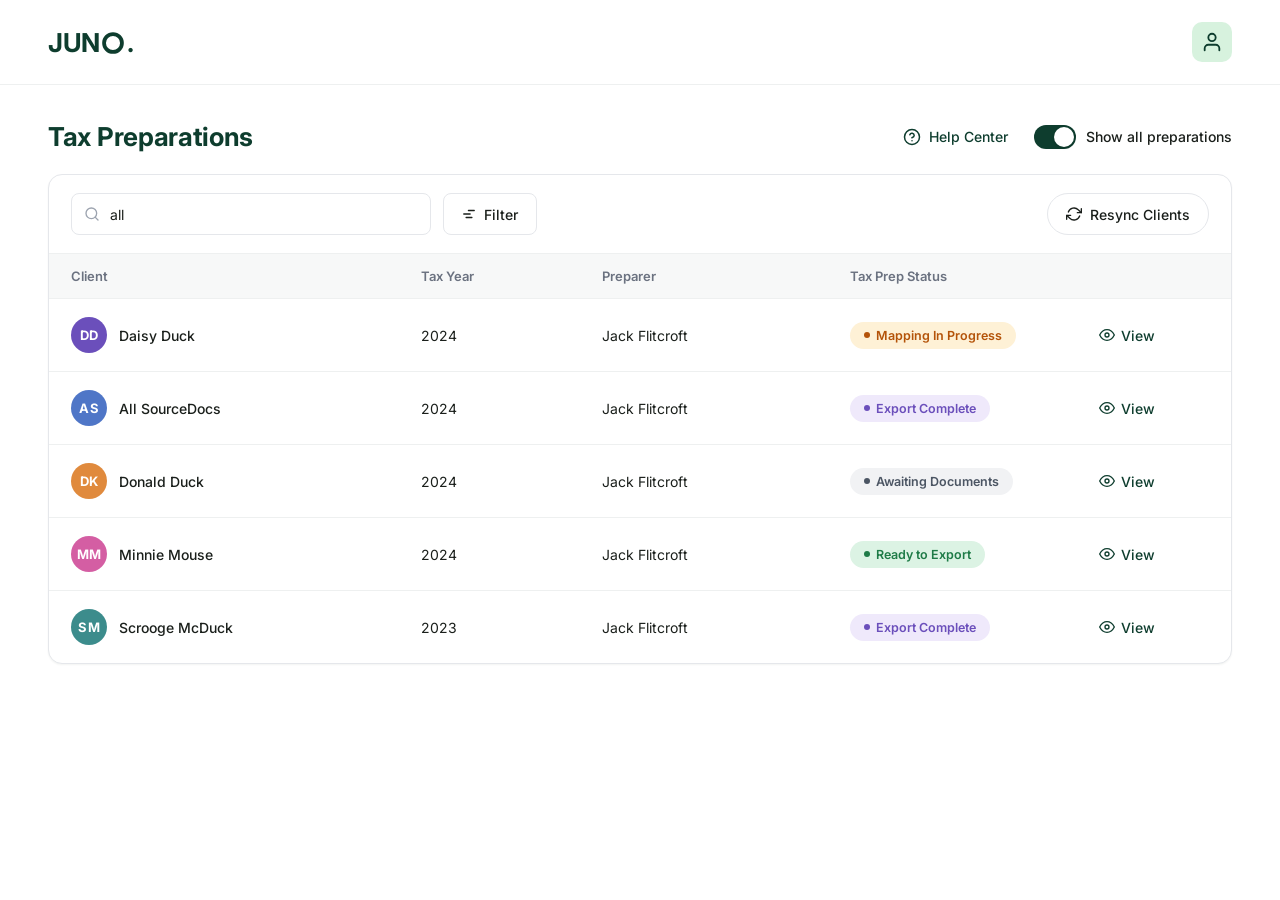
<file: index.html>
<!DOCTYPE html>
<html lang="en">
<head>
  <meta charset="UTF-8" />
  <meta name="viewport" content="width=device-width, initial-scale=1.0" />
  <meta name="color-scheme" content="light only" />
  <meta name="theme-color" content="#FFFFFF" />
  <title>Juno — Tax Preparations</title>
  <link rel="icon" type="image/svg+xml" href="data:image/svg+xml,%3Csvg%20xmlns='http://www.w3.org/2000/svg'%20viewBox='0%200%2032%2032'%3E%3Crect%20width='32'%20height='32'%20rx='6'%20fill='%230E3D2E'/%3E%3Ccircle%20cx='16'%20cy='16'%20r='9'%20fill='none'%20stroke='%23FFFFFF'%20stroke-width='4'/%3E%3C/svg%3E" />
  <link rel="preconnect" href="https://fonts.googleapis.com" />
  <link rel="preconnect" href="https://fonts.gstatic.com" crossorigin />
  <link href="https://fonts.googleapis.com/css2?family=Inter:wght@400;500;600;700&display=swap" rel="stylesheet" />
  <style>
    :root {
      --juno-dark: #0E3D2E;
      --juno-dark-2: #0A3225;
      --juno-mint: #D7F2DE;
      --juno-mint-2: #E8F7EC;
      --green-dot: #2BB35C;
      --purple: #6B4FBB;
      --bg: #FFFFFF;
      --bg-soft: #F7F8F8;
      --row-hover: #FAFBFA;
      --text: #1A1F1B;
      --text-muted: #6B7280;
      --text-faint: #9CA3AF;
      --border: #E5E7EB;
      --border-soft: #EEF0F0;
      --shadow-sm: 0 1px 2px rgba(15, 30, 22, 0.05);
      --shadow-md: 0 8px 24px rgba(15, 30, 22, 0.08);
      --radius: 14px;
    }
    * { box-sizing: border-box; }
    html { color-scheme: only light; }
    html, body {
      margin: 0;
      padding: 0;
      background: #FFFFFF;
      color: #1A1F1B;
      font-family: 'Inter', system-ui, -apple-system, 'Segoe UI', Roboto, sans-serif;
      -webkit-font-smoothing: antialiased;
      -moz-osx-font-smoothing: grayscale;
      min-height: 100vh;
    }
    a { color: inherit; text-decoration: none; }
    button { font-family: inherit; cursor: pointer; border: none; background: none; }

    .topbar {
      display: flex;
      align-items: center;
      justify-content: space-between;
      padding: 22px 48px;
      border-bottom: 1px solid var(--border-soft);
      background: #FFFFFF;
    }
    .logo-wrap {
      display: inline-flex;
      align-items: baseline;
      gap: 1px;
      font-weight: 700;
      font-size: 26px;
      letter-spacing: -0.5px;
      color: var(--juno-dark);
    }
    .logo-text { line-height: 1; }
    .logo-o {
      width: 22px;
      height: 22px;
      margin: 0 1px;
      transform: translateY(2px);
    }
    .logo-dot {
      color: var(--juno-dark);
      font-weight: 700;
      font-size: 26px;
      margin-left: 1px;
    }
    .user-avatar {
      width: 40px;
      height: 40px;
      border-radius: 10px;
      background: var(--juno-mint);
      display: flex;
      align-items: center;
      justify-content: center;
      transition: background 0.15s;
    }
    .user-avatar:hover { background: #C8EAD3; }

    .main {
      max-width: 1300px;
      margin: 0 auto;
      padding: 36px 48px 80px;
      background: #FFFFFF;
    }

    .help-link {
      display: inline-flex;
      align-items: center;
      gap: 8px;
      color: var(--juno-dark);
      font-weight: 500;
      font-size: 14px;
      text-decoration: none;
    }
    .help-link:hover { text-decoration: underline; }

    .list-header {
      display: flex;
      align-items: center;
      justify-content: space-between;
      margin-bottom: 22px;
      flex-wrap: wrap;
      gap: 16px;
    }
    .list-title {
      font-size: 26px;
      font-weight: 700;
      color: var(--juno-dark);
      margin: 0;
      letter-spacing: -0.3px;
    }
    .list-header-right {
      display: flex;
      align-items: center;
      gap: 26px;
    }

    .toggle-wrap {
      display: inline-flex;
      align-items: center;
      gap: 10px;
      cursor: pointer;
      user-select: none;
    }
    .toggle-wrap input {
      position: absolute;
      opacity: 0;
      pointer-events: none;
    }
    .toggle-track {
      width: 42px;
      height: 24px;
      background: #D1D5DB;
      border-radius: 999px;
      position: relative;
      transition: background 0.2s;
      flex-shrink: 0;
      display: inline-block;
    }
    .toggle-thumb {
      position: absolute;
      top: 2px;
      left: 2px;
      width: 20px;
      height: 20px;
      background: white;
      border-radius: 50%;
      transition: transform 0.2s;
      box-shadow: 0 1px 3px rgba(0, 0, 0, 0.15);
    }
    .toggle-wrap input:checked + .toggle-track { background: var(--juno-dark); }
    .toggle-wrap input:checked + .toggle-track .toggle-thumb { transform: translateX(18px); }
    .toggle-label {
      font-size: 14px;
      color: var(--text);
      font-weight: 500;
    }

    .list-card {
      border: 1px solid var(--border);
      border-radius: var(--radius);
      background: white;
      box-shadow: var(--shadow-sm);
      overflow: visible;
    }
    .list-toolbar {
      display: flex;
      align-items: center;
      gap: 12px;
      padding: 18px 22px;
      border-bottom: 1px solid var(--border-soft);
    }
    .search-input {
      position: relative;
      display: flex;
      align-items: center;
      flex: 0 0 360px;
      background: white;
      border: 1px solid var(--border);
      border-radius: 8px;
      padding: 0 12px;
      height: 42px;
      transition: border-color 0.15s, box-shadow 0.15s;
    }
    .search-input:focus-within {
      border-color: var(--juno-dark);
      box-shadow: 0 0 0 3px rgba(14, 61, 46, 0.08);
    }
    .search-input svg { margin-right: 8px; flex-shrink: 0; }
    .search-input input {
      border: none;
      outline: none;
      width: 100%;
      font-size: 14px;
      font-family: inherit;
      color: var(--text);
      background: transparent;
    }
    .filter-btn, .resync-btn {
      display: inline-flex;
      align-items: center;
      gap: 8px;
      background: white;
      border: 1px solid var(--border);
      border-radius: 8px;
      padding: 0 18px;
      height: 42px;
      font-size: 14px;
      font-weight: 500;
      color: var(--text);
      cursor: pointer;
      transition: background 0.15s, border-color 0.15s;
    }
    .filter-btn:hover, .resync-btn:hover {
      background: var(--bg-soft);
      border-color: #C7CDD2;
    }
    .resync-btn {
      margin-left: auto;
      border-radius: 999px;
    }

    .list-table-header {
      display: grid;
      grid-template-columns: 2fr 1fr 1.4fr 1.4fr 110px;
      gap: 12px;
      padding: 14px 22px;
      background: var(--bg-soft);
      font-size: 13px;
      font-weight: 600;
      color: var(--text-muted);
      border-bottom: 1px solid var(--border-soft);
    }
    .list-row {
      display: grid;
      grid-template-columns: 2fr 1fr 1.4fr 1.4fr 110px;
      gap: 12px;
      padding: 18px 22px;
      align-items: center;
      border-bottom: 1px solid var(--border-soft);
      text-decoration: none;
      color: var(--text);
      transition: background 0.12s;
      font-size: 14px;
    }
    .list-row:hover { background: var(--row-hover); }
    .list-row:last-child { border-bottom: none; }

    .client-cell {
      display: flex;
      align-items: center;
      gap: 12px;
      font-weight: 500;
      color: var(--text);
    }

    .avatar-circle {
      width: 44px;
      height: 44px;
      border-radius: 50%;
      color: white;
      font-weight: 700;
      font-size: 15px;
      display: flex;
      align-items: center;
      justify-content: center;
      letter-spacing: 0.5px;
      flex-shrink: 0;
    }
    .avatar-circle.small {
      width: 36px;
      height: 36px;
      font-size: 13px;
    }
    .purple-avatar { background: #6B4FBB; }
    .blue-avatar { background: #4F76C7; }
    .orange-avatar { background: #E08A3D; }
    .pink-avatar { background: #D45EA3; }
    .teal-avatar { background: #3C8C8C; }

    .status-pill {
      display: inline-flex;
      align-items: center;
      gap: 6px;
      padding: 6px 14px;
      border-radius: 999px;
      font-size: 12.5px;
      font-weight: 600;
    }
    .status-pill::before {
      content: "";
      width: 6px;
      height: 6px;
      border-radius: 50%;
      background: currentColor;
    }
    .status-pill.purple { background: #EFE9FB; color: #6B4FBB; }
    .status-pill.green { background: #DCF3E4; color: #1E7B47; }
    .status-pill.warning { background: #FEF1D6; color: #B45309; }
    .status-pill.gray { background: #F1F2F4; color: #4B5563; }

    .view-cell {
      display: inline-flex;
      align-items: center;
      gap: 6px;
      color: var(--juno-dark);
      font-weight: 500;
      font-size: 14px;
    }
    .list-row:hover .view-cell { text-decoration: underline; }

    @media (max-width: 880px) {
      .topbar { padding: 16px 22px; }
      .main { padding: 24px 22px 60px; }
      .list-toolbar { flex-wrap: wrap; }
      .search-input { flex: 1 1 100%; }
      .resync-btn { margin-left: 0; }
      .list-table-header { display: none; }
      .list-row {
        grid-template-columns: 1fr;
        gap: 8px;
        padding: 14px 16px;
      }
      .list-header-right { gap: 16px; }
    }
  </style>
</head>
<body style="background-color: #ffffff; color: #1a1f1b; margin: 0;">
  <header class="topbar">
    <div class="logo-wrap">
      <span class="logo-text">JUN</span>
      <svg class="logo-o" viewBox="0 0 32 32" aria-hidden="true">
        <circle cx="16" cy="16" r="13" fill="none" stroke="#0E3D2E" stroke-width="5.5"/>
      </svg>
      <span class="logo-dot">.</span>
    </div>
    <button class="user-avatar" aria-label="User profile">
      <svg viewBox="0 0 24 24" width="22" height="22" fill="none" stroke="#0E3D2E" stroke-width="2" stroke-linecap="round" stroke-linejoin="round">
        <path d="M20 21v-2a4 4 0 0 0-4-4H8a4 4 0 0 0-4 4v2"></path>
        <circle cx="12" cy="7" r="4"></circle>
      </svg>
    </button>
  </header>

  <main class="main">
    <div class="list-header">
      <h1 class="list-title">Tax Preparations</h1>
      <div class="list-header-right">
        <a href="#" class="help-link">
          <svg viewBox="0 0 24 24" width="18" height="18" fill="none" stroke="currentColor" stroke-width="2" stroke-linecap="round" stroke-linejoin="round">
            <circle cx="12" cy="12" r="10"></circle>
            <path d="M9.09 9a3 3 0 0 1 5.83 1c0 2-3 3-3 3"></path>
            <line x1="12" y1="17" x2="12.01" y2="17"></line>
          </svg>
          <span>Help Center</span>
        </a>
        <label class="toggle-wrap">
          <input type="checkbox" id="showAllToggle" checked />
          <span class="toggle-track">
            <span class="toggle-thumb"></span>
          </span>
          <span class="toggle-label">Show all preparations</span>
        </label>
      </div>
    </div>

    <section class="list-card">
      <div class="list-toolbar">
        <div class="search-input">
          <svg viewBox="0 0 24 24" width="16" height="16" fill="none" stroke="#9CA3AF" stroke-width="2" stroke-linecap="round" stroke-linejoin="round">
            <circle cx="11" cy="11" r="8"></circle>
            <line x1="21" y1="21" x2="16.65" y2="16.65"></line>
          </svg>
          <input type="text" value="all" placeholder="Search..." />
        </div>
        <button class="filter-btn" type="button">
          <svg viewBox="0 0 24 24" width="14" height="14" fill="none" stroke="currentColor" stroke-width="2.2" stroke-linecap="round" stroke-linejoin="round">
            <line x1="21" y1="6" x2="11" y2="6"></line>
            <line x1="14" y1="12" x2="3" y2="12"></line>
            <line x1="17" y1="18" x2="7" y2="18"></line>
          </svg>
          <span>Filter</span>
        </button>
        <button class="resync-btn" type="button">
          <svg viewBox="0 0 24 24" width="16" height="16" fill="none" stroke="currentColor" stroke-width="2" stroke-linecap="round" stroke-linejoin="round">
            <polyline points="23 4 23 10 17 10"></polyline>
            <polyline points="1 20 1 14 7 14"></polyline>
            <path d="M3.51 9a9 9 0 0 1 14.85-3.36L23 10M1 14l4.64 4.36A9 9 0 0 0 20.49 15"></path>
          </svg>
          <span>Resync Clients</span>
        </button>
      </div>

      <div class="list-table-header">
        <div>Client</div>
        <div>Tax Year</div>
        <div>Preparer</div>
        <div>Tax Prep Status</div>
        <div></div>
      </div>

      <div class="list-table-body">
        <a href="preparation.html" class="list-row">
          <div class="client-cell">
            <div class="avatar-circle small purple-avatar">DD</div>
            <span>Daisy Duck</span>
          </div>
          <div>2024</div>
          <div>Jack Flitcroft</div>
          <div><span class="status-pill warning">Mapping In Progress</span></div>
          <div class="view-cell">
            <svg viewBox="0 0 24 24" width="16" height="16" fill="none" stroke="currentColor" stroke-width="2" stroke-linecap="round" stroke-linejoin="round">
              <path d="M1 12s4-8 11-8 11 8 11 8-4 8-11 8-11-8-11-8z"></path>
              <circle cx="12" cy="12" r="3"></circle>
            </svg>
            <span>View</span>
          </div>
        </a>

        <a href="preparation.html" class="list-row">
          <div class="client-cell">
            <div class="avatar-circle small blue-avatar">AS</div>
            <span>All SourceDocs</span>
          </div>
          <div>2024</div>
          <div>Jack Flitcroft</div>
          <div><span class="status-pill purple">Export Complete</span></div>
          <div class="view-cell">
            <svg viewBox="0 0 24 24" width="16" height="16" fill="none" stroke="currentColor" stroke-width="2" stroke-linecap="round" stroke-linejoin="round">
              <path d="M1 12s4-8 11-8 11 8 11 8-4 8-11 8-11-8-11-8z"></path>
              <circle cx="12" cy="12" r="3"></circle>
            </svg>
            <span>View</span>
          </div>
        </a>

        <a href="preparation.html" class="list-row">
          <div class="client-cell">
            <div class="avatar-circle small orange-avatar">DK</div>
            <span>Donald Duck</span>
          </div>
          <div>2024</div>
          <div>Jack Flitcroft</div>
          <div><span class="status-pill gray">Awaiting Documents</span></div>
          <div class="view-cell">
            <svg viewBox="0 0 24 24" width="16" height="16" fill="none" stroke="currentColor" stroke-width="2" stroke-linecap="round" stroke-linejoin="round">
              <path d="M1 12s4-8 11-8 11 8 11 8-4 8-11 8-11-8-11-8z"></path>
              <circle cx="12" cy="12" r="3"></circle>
            </svg>
            <span>View</span>
          </div>
        </a>

        <a href="preparation.html" class="list-row">
          <div class="client-cell">
            <div class="avatar-circle small pink-avatar">MM</div>
            <span>Minnie Mouse</span>
          </div>
          <div>2024</div>
          <div>Jack Flitcroft</div>
          <div><span class="status-pill green">Ready to Export</span></div>
          <div class="view-cell">
            <svg viewBox="0 0 24 24" width="16" height="16" fill="none" stroke="currentColor" stroke-width="2" stroke-linecap="round" stroke-linejoin="round">
              <path d="M1 12s4-8 11-8 11 8 11 8-4 8-11 8-11-8-11-8z"></path>
              <circle cx="12" cy="12" r="3"></circle>
            </svg>
            <span>View</span>
          </div>
        </a>

        <a href="preparation.html" class="list-row">
          <div class="client-cell">
            <div class="avatar-circle small teal-avatar">SM</div>
            <span>Scrooge McDuck</span>
          </div>
          <div>2023</div>
          <div>Jack Flitcroft</div>
          <div><span class="status-pill purple">Export Complete</span></div>
          <div class="view-cell">
            <svg viewBox="0 0 24 24" width="16" height="16" fill="none" stroke="currentColor" stroke-width="2" stroke-linecap="round" stroke-linejoin="round">
              <path d="M1 12s4-8 11-8 11 8 11 8-4 8-11 8-11-8-11-8z"></path>
              <circle cx="12" cy="12" r="3"></circle>
            </svg>
            <span>View</span>
          </div>
        </a>
      </div>
    </section>
  </main>
  <script src="app.js"></script>
</body>
</html>
</file>
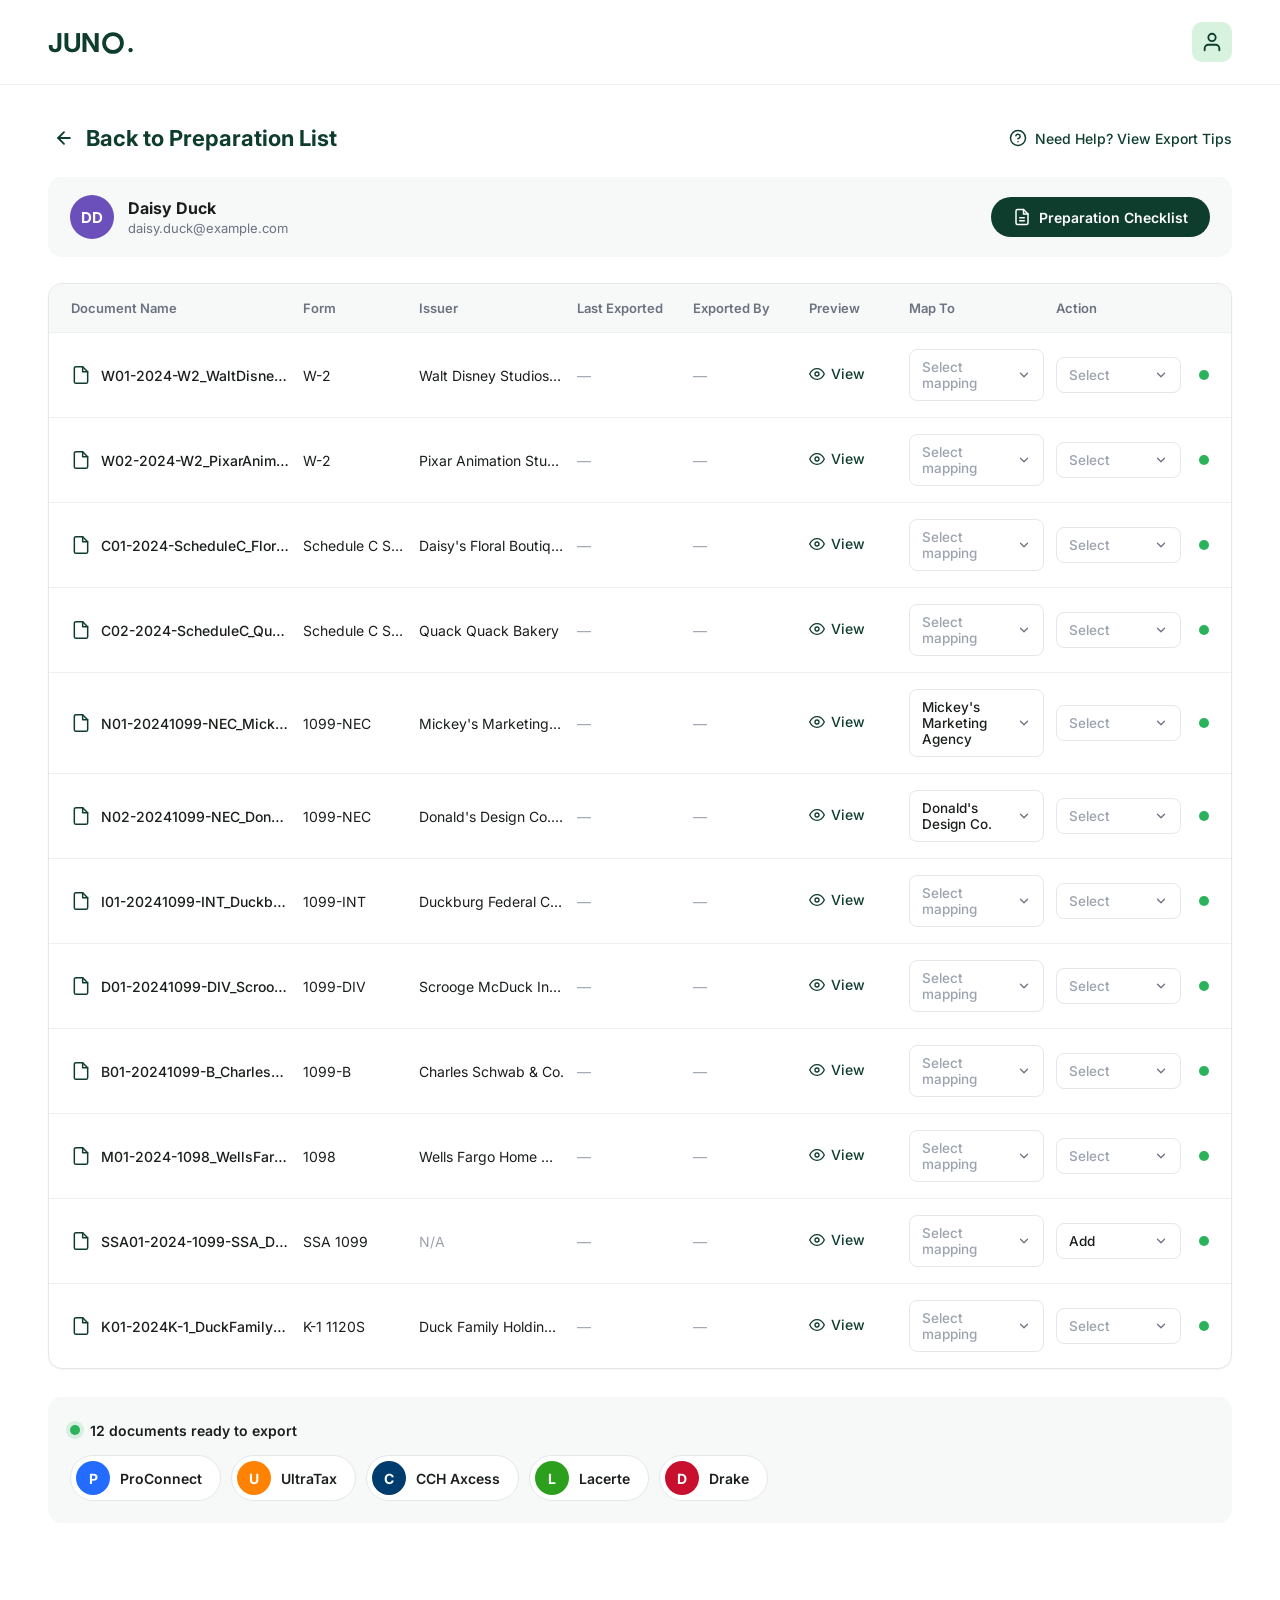
<file: preparation.html>
<!DOCTYPE html>
<html lang="en">
<head>
  <meta charset="UTF-8" />
  <meta name="viewport" content="width=device-width, initial-scale=1.0" />
  <meta name="color-scheme" content="light only" />
  <meta name="theme-color" content="#FFFFFF" />
  <title>Juno — Daisy Duck</title>
  <link rel="icon" type="image/svg+xml" href="data:image/svg+xml,%3Csvg%20xmlns='http://www.w3.org/2000/svg'%20viewBox='0%200%2032%2032'%3E%3Crect%20width='32'%20height='32'%20rx='6'%20fill='%230E3D2E'/%3E%3Ccircle%20cx='16'%20cy='16'%20r='9'%20fill='none'%20stroke='%23FFFFFF'%20stroke-width='4'/%3E%3C/svg%3E" />
  <link rel="preconnect" href="https://fonts.googleapis.com" />
  <link rel="preconnect" href="https://fonts.gstatic.com" crossorigin />
  <link href="https://fonts.googleapis.com/css2?family=Inter:wght@400;500;600;700&display=swap" rel="stylesheet" />
  <style>
    :root {
      --juno-dark: #0E3D2E;
      --juno-dark-2: #0A3225;
      --juno-mint: #D7F2DE;
      --juno-mint-2: #E8F7EC;
      --green-dot: #2BB35C;
      --purple: #6B4FBB;
      --bg: #FFFFFF;
      --bg-soft: #F7F8F8;
      --row-hover: #FAFBFA;
      --text: #1A1F1B;
      --text-muted: #6B7280;
      --text-faint: #9CA3AF;
      --border: #E5E7EB;
      --border-soft: #EEF0F0;
      --shadow-sm: 0 1px 2px rgba(15, 30, 22, 0.05);
      --shadow-md: 0 8px 24px rgba(15, 30, 22, 0.08);
      --shadow-lg: 0 24px 60px rgba(15, 30, 22, 0.25);
      --radius: 14px;
    }
    * { box-sizing: border-box; }
    html { color-scheme: only light; }
    html, body {
      margin: 0;
      padding: 0;
      background: #FFFFFF;
      color: #1A1F1B;
      font-family: 'Inter', system-ui, -apple-system, 'Segoe UI', Roboto, sans-serif;
      -webkit-font-smoothing: antialiased;
      -moz-osx-font-smoothing: grayscale;
      min-height: 100vh;
    }
    a { color: inherit; text-decoration: none; }
    button { font-family: inherit; cursor: pointer; border: none; background: none; }

    .topbar {
      display: flex;
      align-items: center;
      justify-content: space-between;
      padding: 22px 48px;
      border-bottom: 1px solid var(--border-soft);
      background: #FFFFFF;
    }
    .logo-wrap {
      display: inline-flex;
      align-items: baseline;
      gap: 1px;
      font-weight: 700;
      font-size: 26px;
      letter-spacing: -0.5px;
      color: var(--juno-dark);
    }
    .logo-text { line-height: 1; }
    .logo-o {
      width: 22px;
      height: 22px;
      margin: 0 1px;
      transform: translateY(2px);
    }
    .logo-dot {
      color: var(--juno-dark);
      font-weight: 700;
      font-size: 26px;
      margin-left: 1px;
    }
    .user-avatar {
      width: 40px;
      height: 40px;
      border-radius: 10px;
      background: var(--juno-mint);
      display: flex;
      align-items: center;
      justify-content: center;
      transition: background 0.15s;
    }
    .user-avatar:hover { background: #C8EAD3; }

    .main {
      max-width: 1300px;
      margin: 0 auto;
      padding: 36px 48px 80px;
      background: #FFFFFF;
    }

    .page-header {
      display: flex;
      align-items: center;
      justify-content: space-between;
      margin-bottom: 22px;
    }
    .back-btn {
      display: inline-flex;
      align-items: center;
      gap: 12px;
      color: var(--juno-dark);
      font-weight: 700;
      font-size: 22px;
      padding: 4px 6px;
      border-radius: 8px;
      transition: background 0.15s;
      text-decoration: none;
    }
    .back-btn:hover { background: var(--juno-mint-2); }

    .help-link {
      display: inline-flex;
      align-items: center;
      gap: 8px;
      color: var(--juno-dark);
      font-weight: 500;
      font-size: 14px;
      text-decoration: none;
    }
    .help-link:hover { text-decoration: underline; }

    .client-card {
      background: var(--bg-soft);
      border-radius: var(--radius);
      padding: 18px 22px;
      display: flex;
      align-items: center;
      justify-content: space-between;
      margin-bottom: 26px;
    }
    .client-info {
      display: flex;
      align-items: center;
      gap: 14px;
    }
    .avatar-circle {
      width: 44px;
      height: 44px;
      border-radius: 50%;
      background: var(--purple);
      color: white;
      font-weight: 700;
      font-size: 15px;
      display: flex;
      align-items: center;
      justify-content: center;
      letter-spacing: 0.5px;
      flex-shrink: 0;
    }
    .client-name {
      font-weight: 700;
      font-size: 16px;
      color: var(--text);
    }
    .client-email {
      font-size: 13px;
      color: var(--text-muted);
      margin-top: 2px;
    }
    .checklist-btn {
      display: inline-flex;
      align-items: center;
      gap: 8px;
      background: var(--juno-dark);
      color: white;
      border-radius: 999px;
      padding: 11px 22px;
      font-weight: 600;
      font-size: 14px;
      transition: background 0.15s;
    }
    .checklist-btn:hover { background: var(--juno-dark-2); }

    .table-card {
      border: 1px solid var(--border);
      border-radius: var(--radius);
      overflow: visible;
      background: white;
      box-shadow: var(--shadow-sm);
    }
    .table-header, .table-row {
      display: grid;
      grid-template-columns: minmax(220px, 1.5fr) 1fr 1.4fr 1fr 1fr 0.85fr 1.3fr 1.2fr 16px;
      align-items: center;
      gap: 12px;
      padding: 16px 22px;
    }
    .table-header {
      background: var(--bg-soft);
      border-bottom: 1px solid var(--border-soft);
      font-size: 13px;
      font-weight: 600;
      color: var(--text-muted);
      border-top-left-radius: var(--radius);
      border-top-right-radius: var(--radius);
    }
    .table-row {
      border-bottom: 1px solid var(--border-soft);
      font-size: 14px;
      color: var(--text);
      transition: background 0.12s;
    }
    .table-row:last-child { border-bottom: none; }
    .table-row:hover { background: var(--row-hover); }

    .doc-name {
      display: flex;
      align-items: center;
      gap: 10px;
      min-width: 0;
    }
    .doc-icon { flex-shrink: 0; color: var(--juno-dark); }
    .doc-name-text {
      overflow: hidden;
      text-overflow: ellipsis;
      white-space: nowrap;
      font-weight: 500;
    }
    .form-cell, .issuer-cell {
      color: var(--text);
      font-size: 14px;
      overflow: hidden;
      text-overflow: ellipsis;
      white-space: nowrap;
    }
    .dash { color: var(--text-faint); }

    .preview-link {
      display: inline-flex;
      align-items: center;
      gap: 6px;
      color: var(--juno-dark);
      font-weight: 500;
      font-size: 14px;
      text-decoration: none;
    }
    .preview-link:hover { text-decoration: underline; }

    .row-status {
      width: 10px;
      height: 10px;
      border-radius: 50%;
      background: var(--green-dot);
      justify-self: end;
    }

    .dropdown { position: relative; width: 100%; }
    .dropdown-toggle {
      width: 100%;
      display: flex;
      align-items: center;
      justify-content: space-between;
      gap: 6px;
      padding: 9px 12px;
      border: 1px solid var(--border);
      border-radius: 8px;
      background: white;
      font-size: 13.5px;
      color: var(--text);
      font-weight: 500;
      text-align: left;
      transition: border-color 0.15s, box-shadow 0.15s;
    }
    .dropdown-toggle:hover { border-color: #C7CDD2; }
    .dropdown.open .dropdown-toggle {
      border-color: var(--juno-dark);
      box-shadow: 0 0 0 3px rgba(14, 61, 46, 0.08);
    }
    .dropdown-toggle.placeholder { color: var(--text-faint); }
    .dropdown-toggle .caret {
      flex-shrink: 0;
      color: var(--text-muted);
      transition: transform 0.18s;
    }
    .dropdown.open .caret { transform: rotate(180deg); }
    .dropdown-menu {
      position: absolute;
      top: calc(100% + 4px);
      left: 0;
      right: 0;
      background: white;
      border: 1px solid var(--border);
      border-radius: 10px;
      box-shadow: var(--shadow-md);
      padding: 6px;
      z-index: 50;
      max-height: 260px;
      overflow-y: auto;
      display: none;
    }
    .dropdown.open .dropdown-menu { display: block; }
    .dropdown-item {
      padding: 9px 12px;
      border-radius: 6px;
      font-size: 13.5px;
      color: var(--text);
      cursor: pointer;
      transition: background 0.12s;
      display: flex;
      align-items: center;
      justify-content: space-between;
    }
    .dropdown-item:hover { background: var(--juno-mint-2); }
    .dropdown-item.selected {
      background: var(--juno-mint);
      color: var(--juno-dark);
      font-weight: 600;
    }
    .dropdown-item .check { color: var(--juno-dark); font-weight: 700; }
    .dropdown-item .desc {
      display: block;
      font-size: 11.5px;
      color: var(--text-muted);
      font-weight: 400;
      margin-top: 2px;
    }
    .dropdown-item-wrap { flex: 1; min-width: 0; }

    .export-section {
      margin-top: 28px;
      padding: 22px;
      background: var(--bg-soft);
      border-radius: var(--radius);
      display: flex;
      flex-direction: column;
      gap: 16px;
    }
    .ready-badge {
      display: inline-flex;
      align-items: center;
      gap: 10px;
      font-size: 14px;
      font-weight: 600;
      color: var(--text);
    }
    .dot-green {
      width: 10px;
      height: 10px;
      border-radius: 50%;
      background: var(--green-dot);
      box-shadow: 0 0 0 4px rgba(43, 179, 92, 0.15);
    }
    .export-buttons {
      display: flex;
      gap: 10px;
      flex-wrap: wrap;
    }
    .export-btn {
      display: inline-flex;
      align-items: center;
      gap: 10px;
      padding: 5px 18px 5px 5px;
      border-radius: 999px;
      font-weight: 600;
      font-size: 14px;
      background: white;
      color: var(--text);
      border: 1px solid var(--border);
      transition: transform 0.08s, background 0.15s, border-color 0.15s, box-shadow 0.15s;
    }
    .export-btn:hover {
      border-color: var(--juno-dark);
      background: var(--juno-mint-2);
      box-shadow: 0 4px 12px rgba(14, 61, 46, 0.08);
    }
    .export-btn:active { transform: translateY(1px); }
    .export-logo {
      width: 34px;
      height: 34px;
      border-radius: 50%;
      display: flex;
      align-items: center;
      justify-content: center;
      color: white;
      font-weight: 700;
      font-size: 14px;
      flex-shrink: 0;
      letter-spacing: -0.5px;
    }

    .modal {
      position: fixed;
      inset: 0;
      display: none;
      align-items: center;
      justify-content: center;
      z-index: 1000;
    }
    .modal.open { display: flex; }
    .modal-backdrop {
      position: absolute;
      inset: 0;
      background: rgba(10, 25, 18, 0.6);
      backdrop-filter: blur(2px);
    }
    .modal-panel {
      position: relative;
      background: white;
      border-radius: 16px;
      width: min(960px, 92vw);
      max-height: 88vh;
      box-shadow: var(--shadow-lg);
      display: flex;
      flex-direction: column;
      overflow: hidden;
      animation: modalIn 0.18s ease-out;
    }
    @keyframes modalIn {
      from { opacity: 0; transform: translateY(8px) scale(0.98); }
      to { opacity: 1; transform: translateY(0) scale(1); }
    }
    .modal-header {
      display: flex;
      align-items: center;
      justify-content: space-between;
      padding: 18px 22px;
      border-bottom: 1px solid var(--border-soft);
    }
    .modal-header h2 {
      margin: 0;
      font-size: 18px;
      font-weight: 700;
      color: var(--juno-dark);
    }
    .modal-close {
      width: 36px;
      height: 36px;
      border-radius: 8px;
      display: flex;
      align-items: center;
      justify-content: center;
      color: var(--text-muted);
      transition: background 0.15s, color 0.15s;
    }
    .modal-close:hover { background: var(--bg-soft); color: var(--text); }
    .video-wrap {
      position: relative;
      width: 100%;
      padding-bottom: 56.25%;
      background: #000;
    }
    .video-wrap iframe {
      position: absolute;
      inset: 0;
      width: 100%;
      height: 100%;
      border: none;
    }

    @media (max-width: 1100px) {
      .table-header, .table-row {
        grid-template-columns: minmax(180px, 1.4fr) 0.9fr 1.2fr 0.9fr 0.9fr 0.8fr 1.2fr 1.1fr 16px;
        padding: 14px 16px;
      }
    }
    @media (max-width: 880px) {
      .topbar { padding: 16px 22px; }
      .main { padding: 24px 22px 60px; }
      .table-header { display: none; }
      .table-row {
        grid-template-columns: 1fr;
        gap: 8px;
        padding: 14px 16px;
        position: relative;
      }
      .table-row > * { width: 100%; }
      .row-status { position: absolute; top: 14px; right: 14px; }
      .page-header { flex-wrap: wrap; gap: 12px; }
      .export-buttons { justify-content: center; }
    }
  </style>
</head>
<body style="background-color: #ffffff; color: #1a1f1b; margin: 0;">
  <header class="topbar">
    <div class="logo-wrap">
      <span class="logo-text">JUN</span>
      <svg class="logo-o" viewBox="0 0 32 32" aria-hidden="true">
        <circle cx="16" cy="16" r="13" fill="none" stroke="#0E3D2E" stroke-width="5.5"/>
      </svg>
      <span class="logo-dot">.</span>
    </div>
    <button class="user-avatar" aria-label="User profile">
      <svg viewBox="0 0 24 24" width="22" height="22" fill="none" stroke="#0E3D2E" stroke-width="2" stroke-linecap="round" stroke-linejoin="round">
        <path d="M20 21v-2a4 4 0 0 0-4-4H8a4 4 0 0 0-4 4v2"></path>
        <circle cx="12" cy="7" r="4"></circle>
      </svg>
    </button>
  </header>

  <main class="main">
    <div class="page-header">
      <a href="index.html" class="back-btn">
        <svg viewBox="0 0 24 24" width="20" height="20" fill="none" stroke="currentColor" stroke-width="2.2" stroke-linecap="round" stroke-linejoin="round">
          <line x1="19" y1="12" x2="5" y2="12"></line>
          <polyline points="12 19 5 12 12 5"></polyline>
        </svg>
        <span>Back to Preparation List</span>
      </a>
      <a href="#" class="help-link">
        <svg viewBox="0 0 24 24" width="18" height="18" fill="none" stroke="currentColor" stroke-width="2" stroke-linecap="round" stroke-linejoin="round">
          <circle cx="12" cy="12" r="10"></circle>
          <path d="M9.09 9a3 3 0 0 1 5.83 1c0 2-3 3-3 3"></path>
          <line x1="12" y1="17" x2="12.01" y2="17"></line>
        </svg>
        <span>Need Help? View Export Tips</span>
      </a>
    </div>

    <section class="client-card">
      <div class="client-info">
        <div class="avatar-circle">DD</div>
        <div>
          <div class="client-name">Daisy Duck</div>
          <div class="client-email">daisy.duck@example.com</div>
        </div>
      </div>
      <button class="checklist-btn" type="button">
        <svg viewBox="0 0 24 24" width="18" height="18" fill="none" stroke="currentColor" stroke-width="2" stroke-linecap="round" stroke-linejoin="round">
          <path d="M14 2H6a2 2 0 0 0-2 2v16a2 2 0 0 0 2 2h12a2 2 0 0 0 2-2V8z"></path>
          <polyline points="14 2 14 8 20 8"></polyline>
          <line x1="9" y1="13" x2="15" y2="13"></line>
          <line x1="9" y1="17" x2="15" y2="17"></line>
        </svg>
        <span>Preparation Checklist</span>
      </button>
    </section>

    <section class="table-card">
      <div class="table-header">
        <div>Document Name</div>
        <div>Form</div>
        <div>Issuer</div>
        <div>Last Exported</div>
        <div>Exported By</div>
        <div>Preview</div>
        <div>Map To</div>
        <div>Action</div>
      </div>
      <div class="table-body" id="tableBody"></div>
    </section>

    <section class="export-section">
      <div class="export-summary">
        <span class="ready-badge">
          <span class="dot-green"></span>
          12 documents ready to export
        </span>
      </div>
      <div class="export-buttons">
        <button class="export-btn" data-target="proconnect" type="button">
          <span class="export-logo" style="background: #236CFF;">P</span>
          <span>ProConnect</span>
        </button>
        <button class="export-btn" data-target="ultratax" type="button">
          <span class="export-logo" style="background: #FF8200;">U</span>
          <span>UltraTax</span>
        </button>
        <button class="export-btn" data-target="cch" type="button">
          <span class="export-logo" style="background: #003D6E;">C</span>
          <span>CCH Axcess</span>
        </button>
        <button class="export-btn" data-target="lacerte" type="button">
          <span class="export-logo" style="background: #2CA01C;">L</span>
          <span>Lacerte</span>
        </button>
        <button class="export-btn" data-target="drake" type="button">
          <span class="export-logo" style="background: #C8102E;">D</span>
          <span>Drake</span>
        </button>
      </div>
    </section>
  </main>

  <div class="modal" id="videoModal" aria-hidden="true">
    <div class="modal-backdrop" data-close></div>
    <div class="modal-panel" role="dialog" aria-modal="true" aria-labelledby="modalTitle">
      <div class="modal-header">
        <h2 id="modalTitle">Export Demo</h2>
        <button class="modal-close" data-close aria-label="Close">
          <svg viewBox="0 0 24 24" width="22" height="22" fill="none" stroke="currentColor" stroke-width="2" stroke-linecap="round" stroke-linejoin="round">
            <line x1="18" y1="6" x2="6" y2="18"></line>
            <line x1="6" y1="6" x2="18" y2="18"></line>
          </svg>
        </button>
      </div>
      <div class="video-wrap">
        <iframe id="videoFrame" src="" frameborder="0" allowfullscreen
          allow="accelerometer; autoplay; clipboard-write; encrypted-media; gyroscope; picture-in-picture; web-share"></iframe>
      </div>
    </div>
  </div>

  <script>
    const documents = [
      { name: "W01-2024-W2_WaltDisney_DaisyDuck.pdf", form: "W-2", issuer: "Walt Disney Studios Inc." },
      { name: "W02-2024-W2_PixarAnimation_DaisyDuck.pdf", form: "W-2", issuer: "Pixar Animation Studios" },
      { name: "C01-2024-ScheduleC_FloralBoutique_Daisy.pdf", form: "Schedule C Source", issuer: "Daisy's Floral Boutique LLC" },
      { name: "C02-2024-ScheduleC_QuackBakery_Daisy.pdf", form: "Schedule C Source", issuer: "Quack Quack Bakery" },
      { name: "N01-20241099-NEC_MickeysMarketing.pdf", form: "1099-NEC", issuer: "Mickey's Marketing Agency - 4521", mappedTo: "Mickey's Marketing Agency" },
      { name: "N02-20241099-NEC_DonaldsDesign.pdf", form: "1099-NEC", issuer: "Donald's Design Co. - 9087", mappedTo: "Donald's Design Co." },
      { name: "I01-20241099-INT_DuckburgFCU.pdf", form: "1099-INT", issuer: "Duckburg Federal Credit Union" },
      { name: "D01-20241099-DIV_ScroogeInvest.pdf", form: "1099-DIV", issuer: "Scrooge McDuck Investments" },
      { name: "B01-20241099-B_CharlesSchwab.pdf", form: "1099-B", issuer: "Charles Schwab & Co." },
      { name: "M01-2024-1098_WellsFargoMortgage.pdf", form: "1098", issuer: "Wells Fargo Home Mortgage" },
      { name: "SSA01-2024-1099-SSA_DaisyDuck.pdf", form: "SSA 1099", issuer: "N/A", defaultAction: "Add" },
      { name: "K01-2024K-1_DuckFamilyHoldings.pdf", form: "K-1 1120S", issuer: "Duck Family Holdings LLC" },
    ];

    const mapOptionsByForm = {
      "W-2": [
        { label: "Walt Disney Studios" },
        { label: "Pixar Animation Studios" },
      ],
      "Schedule C Source": [
        { label: "Daisy's Floral Boutique" },
        { label: "Quack Quack Bakery" },
      ],
      "1099-NEC": [
        { label: "Mickey's Marketing Agency" },
        { label: "Donald's Design Co." },
      ],
      "1099-INT": [
        { label: "Duckburg Federal Credit Union" },
      ],
      "1099-DIV": [
        { label: "Scrooge McDuck Investments" },
      ],
      "1099-B": [
        { label: "Charles Schwab & Co." },
      ],
      "1098": [
        { label: "Wells Fargo Home Mortgage" },
      ],
      "SSA 1099": [
        { label: "Daisy Duck" },
      ],
      "K-1 1120S": [
        { label: "Duck Family Holdings LLC" },
      ],
    };

    const actionOptions = [
      { label: "Add" },
      { label: "Skip" },
    ];

    const videoSources = {
      proconnect: {
        title: "Export to ProConnect",
        src: "https://www.loom.com/embed/a5588b76137849529c415573748d155d?hide_owner=true&hide_share=true",
      },
      ultratax: {
        title: "Export to UltraTax",
        src: "https://www.loom.com/embed/78f8925b85764896adbaf273c6e00b1c?hide_owner=true&hide_share=true",
      },
      cch: {
        title: "Export to CCH Axcess",
        src: "https://www.loom.com/embed/35dc120d07cf4f06b02582f7be7861f9?hide_owner=true&hide_share=true",
      },
      lacerte: {
        title: "Export to Lacerte",
        src: "https://www.loom.com/embed/13d959a8cd7c44e0bc5af8cd20024a94?hide_owner=true&hide_share=true",
      },
      drake: {
        title: "Export to Drake",
        src: "https://www.loom.com/embed/99e128017ccb41d68c5291529fd31d3b?hide_owner=true&hide_share=true",
      },
    };

    function docIconSVG() {
      return '<svg class="doc-icon" viewBox="0 0 24 24" width="20" height="20" fill="none" stroke="currentColor" stroke-width="1.8" stroke-linecap="round" stroke-linejoin="round"><path d="M14 2H6a2 2 0 0 0-2 2v16a2 2 0 0 0 2 2h12a2 2 0 0 0 2-2V8z"></path><polyline points="14 2 14 8 20 8"></polyline></svg>';
    }
    function eyeSVG() {
      return '<svg viewBox="0 0 24 24" width="16" height="16" fill="none" stroke="currentColor" stroke-width="2" stroke-linecap="round" stroke-linejoin="round"><path d="M1 12s4-8 11-8 11 8 11 8-4 8-11 8-11-8-11-8z"></path><circle cx="12" cy="12" r="3"></circle></svg>';
    }
    function caretSVG() {
      return '<svg class="caret" viewBox="0 0 24 24" width="14" height="14" fill="none" stroke="currentColor" stroke-width="2.2" stroke-linecap="round" stroke-linejoin="round"><polyline points="6 9 12 15 18 9"></polyline></svg>';
    }

    function escapeHTML(str) {
      if (str == null) return "";
      return String(str).replace(/&/g, "&amp;").replace(/</g, "&lt;").replace(/>/g, "&gt;").replace(/"/g, "&quot;").replace(/'/g, "&#39;");
    }

    function renderDropdown({ id, options, selected, placeholder }) {
      const selectedOpt = options.find(o => o.label === selected);
      const toggleLabel = selectedOpt ? selectedOpt.label : placeholder;
      const placeholderClass = selectedOpt ? "" : "placeholder";
      const items = options.map(opt => `
        <div class="dropdown-item${opt.label === selected ? " selected" : ""}" data-value="${escapeHTML(opt.label)}">
          <div class="dropdown-item-wrap">
            <div>${escapeHTML(opt.label)}</div>
            ${opt.desc ? `<span class="desc">${escapeHTML(opt.desc)}</span>` : ""}
          </div>
          ${opt.label === selected ? '<span class="check">✓</span>' : ""}
        </div>`).join("");
      return `
        <div class="dropdown" data-dropdown-id="${id}">
          <button type="button" class="dropdown-toggle ${placeholderClass}">
            <span class="dropdown-label">${escapeHTML(toggleLabel)}</span>
            ${caretSVG()}
          </button>
          <div class="dropdown-menu" role="listbox">${items}</div>
        </div>`;
    }

    function renderRow(doc, index) {
      const mapOptions = mapOptionsByForm[doc.form] || [];
      const mapDropdown = renderDropdown({ id: `map-${index}`, options: mapOptions, selected: doc.mappedTo || null, placeholder: "Select mapping" });
      const actionDropdown = renderDropdown({ id: `action-${index}`, options: actionOptions, selected: doc.defaultAction || null, placeholder: "Select" });
      return `
        <div class="table-row" data-row="${index}">
          <div class="doc-name">
            ${docIconSVG()}
            <span class="doc-name-text" title="${escapeHTML(doc.name)}">${escapeHTML(doc.name)}</span>
          </div>
          <div class="form-cell">${escapeHTML(doc.form)}</div>
          <div class="issuer-cell">${doc.issuer === "N/A" ? '<span class="dash">N/A</span>' : escapeHTML(doc.issuer)}</div>
          <div class="dash">—</div>
          <div class="dash">—</div>
          <div>
            <a href="#" class="preview-link" data-preview="${index}">
              ${eyeSVG()}
              <span>View</span>
            </a>
          </div>
          <div>${mapDropdown}</div>
          <div>${actionDropdown}</div>
          <div class="row-status" title="Ready to export"></div>
        </div>`;
    }

    function renderTable() {
      document.getElementById("tableBody").innerHTML = documents.map(renderRow).join("");
    }

    function closeAllDropdowns(exceptEl) {
      document.querySelectorAll(".dropdown.open").forEach(d => {
        if (d !== exceptEl) d.classList.remove("open");
      });
    }

    function bindDropdowns() {
      document.addEventListener("click", e => {
        const toggle = e.target.closest(".dropdown-toggle");
        const item = e.target.closest(".dropdown-item");
        const dropdown = e.target.closest(".dropdown");

        if (toggle) {
          const parent = toggle.parentElement;
          const wasOpen = parent.classList.contains("open");
          closeAllDropdowns(wasOpen ? null : parent);
          parent.classList.toggle("open");
          return;
        }
        if (item && dropdown) {
          const value = item.dataset.value;
          const label = dropdown.querySelector(".dropdown-label");
          const toggleBtn = dropdown.querySelector(".dropdown-toggle");
          label.textContent = value;
          toggleBtn.classList.remove("placeholder");
          dropdown.querySelectorAll(".dropdown-item").forEach(i => {
            i.classList.toggle("selected", i === item);
            const existingCheck = i.querySelector(".check");
            if (existingCheck) existingCheck.remove();
            if (i === item) {
              const check = document.createElement("span");
              check.className = "check";
              check.textContent = "✓";
              i.appendChild(check);
            }
          });
          dropdown.classList.remove("open");
          return;
        }
        if (!dropdown) closeAllDropdowns();
      });
      document.addEventListener("keydown", e => { if (e.key === "Escape") closeAllDropdowns(); });
    }

    function openModal(targetKey) {
      const data = videoSources[targetKey];
      if (!data) return;
      const modal = document.getElementById("videoModal");
      document.getElementById("modalTitle").textContent = data.title;
      document.getElementById("videoFrame").src = data.src;
      modal.classList.add("open");
      modal.setAttribute("aria-hidden", "false");
      document.body.style.overflow = "hidden";
    }

    function closeModal() {
      const modal = document.getElementById("videoModal");
      modal.classList.remove("open");
      modal.setAttribute("aria-hidden", "true");
      document.getElementById("videoFrame").src = "";
      document.body.style.overflow = "";
    }

    function bindModal() {
      document.querySelectorAll(".export-btn").forEach(btn => {
        btn.addEventListener("click", () => {
          const target = btn.dataset.target;
          if (target) openModal(target);
        });
      });
      document.querySelectorAll("[data-close]").forEach(el => el.addEventListener("click", closeModal));
      document.addEventListener("keydown", e => { if (e.key === "Escape") closeModal(); });
    }

    let toastTimer;
    function flashToast(message) {
      let toast = document.getElementById("__toast");
      if (!toast) {
        toast = document.createElement("div");
        toast.id = "__toast";
        Object.assign(toast.style, {
          position: "fixed", bottom: "24px", left: "50%", transform: "translateX(-50%)",
          background: "#0E3D2E", color: "white", padding: "10px 18px", borderRadius: "999px",
          fontSize: "13.5px", fontWeight: "500", boxShadow: "0 8px 24px rgba(15,30,22,0.25)",
          zIndex: "2000", opacity: "0", transition: "opacity 0.2s", pointerEvents: "none",
        });
        document.body.appendChild(toast);
      }
      toast.textContent = message;
      toast.style.opacity = "1";
      clearTimeout(toastTimer);
      toastTimer = setTimeout(() => (toast.style.opacity = "0"), 1800);
    }

    function bindPreviews() {
      document.addEventListener("click", e => {
        const link = e.target.closest(".preview-link");
        if (!link) return;
        e.preventDefault();
        flashToast(`Preview: ${documents[link.dataset.preview].name}`);
      });
    }

    document.addEventListener("DOMContentLoaded", () => {
      renderTable();
      bindDropdowns();
      bindModal();
      bindPreviews();
    });
  </script>
</body>
</html>
</file>
